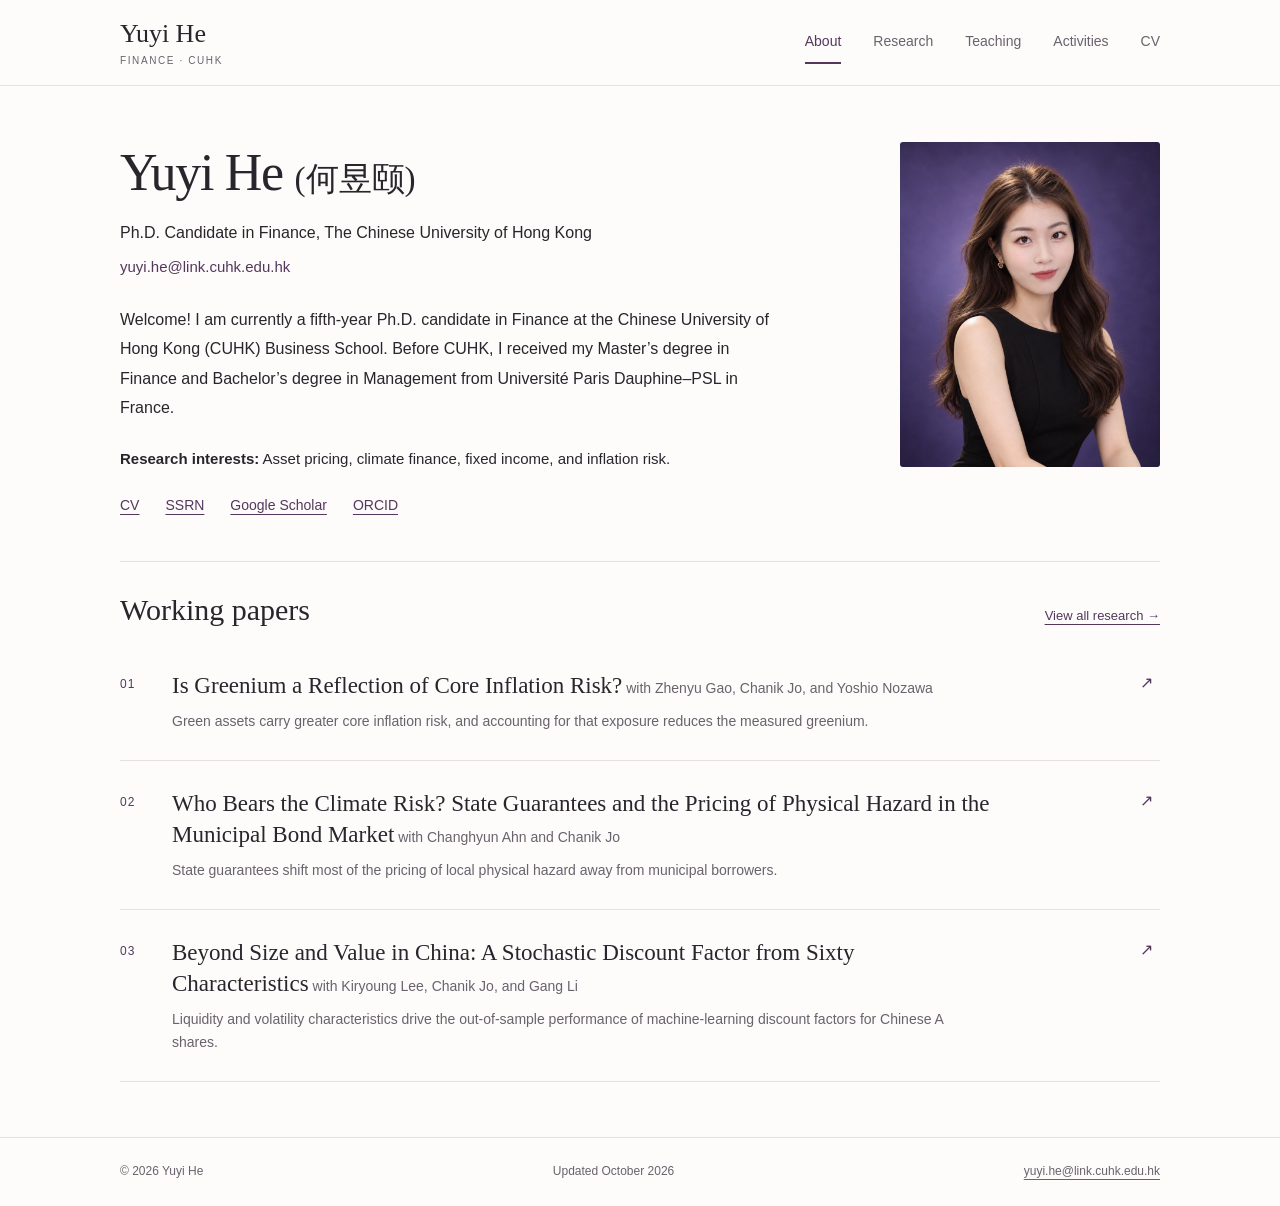
<file: index.html>
<!doctype html>
<html lang="en"><head><meta charset="utf-8"><meta name="viewport" content="width=device-width, initial-scale=1">
<title>Yuyi He (何昱颐) | Finance | CUHK</title><meta name="description" content="Yuyi He (何昱颐), Ph.D. candidate in Finance at CUHK Business School. Research in asset pricing, climate finance, fixed income, and inflation risk."><meta name="robots" content="index, follow">
<link rel="canonical" href="https://he-yuyi.github.io/"><meta property="og:type" content="website"><meta property="og:title" content="Yuyi He (何昱颐) | Finance | CUHK"><meta property="og:description" content="Yuyi He (何昱颐), Ph.D. candidate in Finance at CUHK Business School. Research in asset pricing, climate finance, fixed income, and inflation risk."><meta property="og:url" content="https://he-yuyi.github.io/"><meta property="og:image" content="https://he-yuyi.github.io/assets/portrait.jpg">
<meta name="theme-color" content="#493352"><link rel="icon" href="assets/favicon.svg" type="image/svg+xml"><link rel="stylesheet" href="assets/style.css"><script type="application/ld+json">{"@context": "https://schema.org", "@type": "Person", "name": "Yuyi He", "alternateName": "何昱颐", "url": "https://he-yuyi.github.io/", "jobTitle": "Ph.D. Candidate in Finance", "image": "https://he-yuyi.github.io/assets/portrait.jpg", "email": "yuyi.he@link.cuhk.edu.hk", "affiliation": {"@type": "CollegeOrUniversity", "name": "The Chinese University of Hong Kong"}, "sameAs": ["https://papers.ssrn.com/Sol3/Cf_Dev/AbsByAuth.cfm?per_id=6292540", "https://scholar.google.com/citations?user=6RpZBDgAAAAJ&hl=zh-CN", "https://orcid.org/0009-0005-7481-2452"]}</script></head>
<body><a class="skip" href="#main">Skip to content</a><header class="site-header"><div class="header-inner"><a class="wordmark" href="index.html">Yuyi He<span>Finance · CUHK</span></a><nav aria-label="Main navigation"><a href="index.html" class="nav-link active" aria-current="page">About</a><a href="research.html" class="nav-link">Research</a><a href="teaching.html" class="nav-link">Teaching</a><a href="activities.html" class="nav-link">Activities</a><a href="cv.html" class="nav-link">CV</a></nav></div></header><main id="main" class="page about"><section class="hero"><div class="intro"><h1>Yuyi He <span class="chinese-name" lang="zh-Hans">(何昱颐)</span></h1>
<p class="affiliation">Ph.D. Candidate in Finance, The Chinese University of Hong Kong</p><p class="identity-email"><a href="mailto:yuyi.he@link.cuhk.edu.hk" class="">yuyi.he@link.cuhk.edu.hk</a></p>
<p class="bio">Welcome! I am currently a fifth-year Ph.D. candidate in Finance at the Chinese University of Hong Kong (CUHK) Business School. Before CUHK, I received my Master’s degree in Finance and Bachelor’s degree in Management from Université Paris Dauphine–PSL in France.</p><p class="intro-interests"><span>Research interests:</span> Asset pricing, climate finance, fixed income, and inflation risk.</p>
<div class="profile-links" aria-label="Academic profiles"><a href="assets/Yuyi_He_CV.pdf" class="">CV</a><a href="https://papers.ssrn.com/Sol3/Cf_Dev/AbsByAuth.cfm?per_id=6292540" class="">SSRN</a><a href="https://scholar.google.com/citations?user=6RpZBDgAAAAJ&amp;hl=zh-CN" class="">Google Scholar</a><a href="https://orcid.org/0009-0005-7481-2452" class="">ORCID</a></div></div><figure class="portrait"><img src="assets/portrait.jpg" alt="Portrait of Yuyi He" width="880" height="1100" fetchpriority="high"></figure></section><section class="home-research"><div class="section-heading"><h2>Working papers</h2><a href="research.html" class="">View all research →</a></div><a class="paper-preview" href="research.html#greenium"><span class="number">01</span><div><h3>Is Greenium a Reflection of Core Inflation Risk?<span class="preview-coauthors"> with Zhenyu Gao, Chanik Jo, and Yoshio Nozawa</span></h3><p>Green assets carry greater core inflation risk, and accounting for that exposure reduces the measured greenium.</p></div><span class="arrow" aria-hidden="true">↗</span></a><a class="paper-preview" href="research.html#disaster"><span class="number">02</span><div><h3>Who Bears the Climate Risk? State Guarantees and the Pricing of Physical Hazard in the Municipal Bond Market<span class="preview-coauthors"> with Changhyun Ahn and Chanik Jo</span></h3><p>State guarantees shift most of the pricing of local physical hazard away from municipal borrowers.</p></div><span class="arrow" aria-hidden="true">↗</span></a><a class="paper-preview" href="research.html#china"><span class="number">03</span><div><h3>Beyond Size and Value in China: A Stochastic Discount Factor from Sixty Characteristics<span class="preview-coauthors"> with Kiryoung Lee, Chanik Jo, and Gang Li</span></h3><p>Liquidity and volatility characteristics drive the out-of-sample performance of machine-learning discount factors for Chinese A shares.</p></div><span class="arrow" aria-hidden="true">↗</span></a></section></main><footer><div><span>© 2026 Yuyi He</span><span>Updated October 2026</span><a href="mailto:yuyi.he@link.cuhk.edu.hk" class="">yuyi.he@link.cuhk.edu.hk</a></div></footer></body></html>
</file>
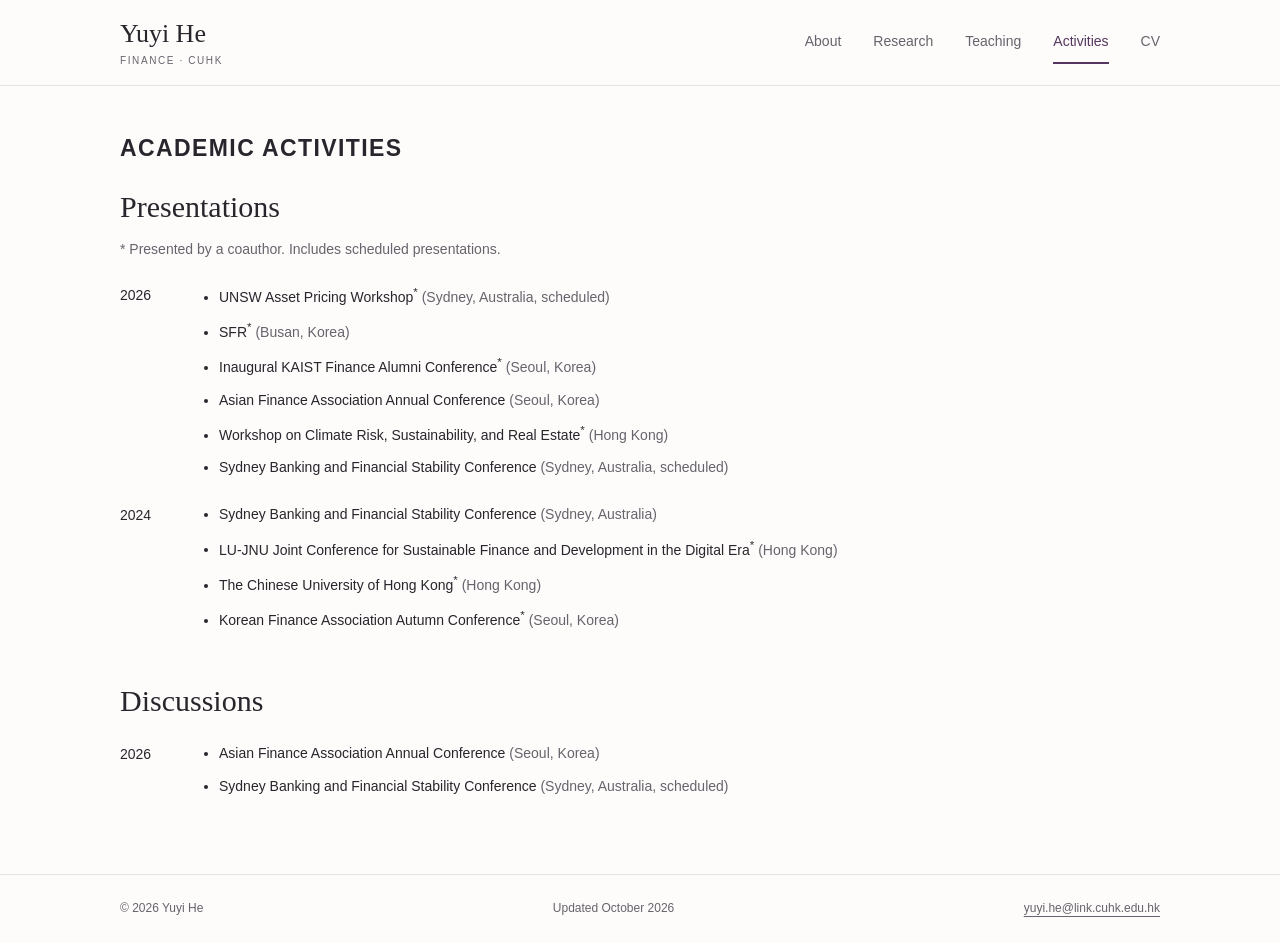
<file: activities.html>
<!doctype html>
<html lang="en"><head><meta charset="utf-8"><meta name="viewport" content="width=device-width, initial-scale=1">
<title>Academic activities | Yuyi He</title><meta name="description" content="Conference presentations and discussions by Yuyi He and coauthors, with scheduled events indicated."><meta name="robots" content="index, follow">
<link rel="canonical" href="https://he-yuyi.github.io/activities.html"><meta property="og:type" content="website"><meta property="og:title" content="Academic activities | Yuyi He"><meta property="og:description" content="Conference presentations and discussions by Yuyi He and coauthors, with scheduled events indicated."><meta property="og:url" content="https://he-yuyi.github.io/activities.html"><meta property="og:image" content="https://he-yuyi.github.io/assets/portrait.jpg">
<meta name="theme-color" content="#493352"><link rel="icon" href="assets/favicon.svg" type="image/svg+xml"><link rel="stylesheet" href="assets/style.css"><script type="application/ld+json">{"@context": "https://schema.org", "@type": "Person", "name": "Yuyi He", "alternateName": "何昱颐", "url": "https://he-yuyi.github.io/", "jobTitle": "Ph.D. Candidate in Finance", "image": "https://he-yuyi.github.io/assets/portrait.jpg", "email": "yuyi.he@link.cuhk.edu.hk", "affiliation": {"@type": "CollegeOrUniversity", "name": "The Chinese University of Hong Kong"}, "sameAs": ["https://papers.ssrn.com/Sol3/Cf_Dev/AbsByAuth.cfm?per_id=6292540", "https://scholar.google.com/citations?user=6RpZBDgAAAAJ&hl=zh-CN", "https://orcid.org/0009-0005-7481-2452"]}</script></head>
<body><a class="skip" href="#main">Skip to content</a><header class="site-header"><div class="header-inner"><a class="wordmark" href="index.html">Yuyi He<span>Finance · CUHK</span></a><nav aria-label="Main navigation"><a href="index.html" class="nav-link">About</a><a href="research.html" class="nav-link">Research</a><a href="teaching.html" class="nav-link">Teaching</a><a href="activities.html" class="nav-link active" aria-current="page">Activities</a><a href="cv.html" class="nav-link">CV</a></nav></div></header><main id="main" class="page activities"><div class="page-intro"><h1>Academic activities</h1></div><section class="activities"><h2>Presentations</h2><p class="small muted">* Presented by a coauthor. Includes scheduled presentations.</p><div class="year-group"><h3>2026</h3><ul class="event-list"><li>UNSW Asset Pricing Workshop<sup>*</sup> <span class="muted">(Sydney, Australia, scheduled)</span></li><li>SFR<sup>*</sup> <span class="muted">(Busan, Korea)</span></li><li>Inaugural KAIST Finance Alumni Conference<sup>*</sup> <span class="muted">(Seoul, Korea)</span></li><li>Asian Finance Association Annual Conference <span class="muted">(Seoul, Korea)</span></li><li>Workshop on Climate Risk, Sustainability, and Real Estate<sup>*</sup> <span class="muted">(Hong Kong)</span></li><li>Sydney Banking and Financial Stability Conference <span class="muted">(Sydney, Australia, scheduled)</span></li></ul></div><div class="year-group"><h3>2024</h3><ul class="event-list"><li>Sydney Banking and Financial Stability Conference <span class="muted">(Sydney, Australia)</span></li><li>LU-JNU Joint Conference for Sustainable Finance and Development in the Digital Era<sup>*</sup> <span class="muted">(Hong Kong)</span></li><li>The Chinese University of Hong Kong<sup>*</sup> <span class="muted">(Hong Kong)</span></li><li>Korean Finance Association Autumn Conference<sup>*</sup> <span class="muted">(Seoul, Korea)</span></li></ul></div></section><section class="activities"><h2>Discussions</h2><div class="year-group"><h3>2026</h3><ul class="event-list"><li>Asian Finance Association Annual Conference <span class="muted">(Seoul, Korea)</span></li><li>Sydney Banking and Financial Stability Conference <span class="muted">(Sydney, Australia, scheduled)</span></li></ul></div></section></main><footer><div><span>© 2026 Yuyi He</span><span>Updated October 2026</span><a href="mailto:yuyi.he@link.cuhk.edu.hk" class="">yuyi.he@link.cuhk.edu.hk</a></div></footer></body></html>
</file>
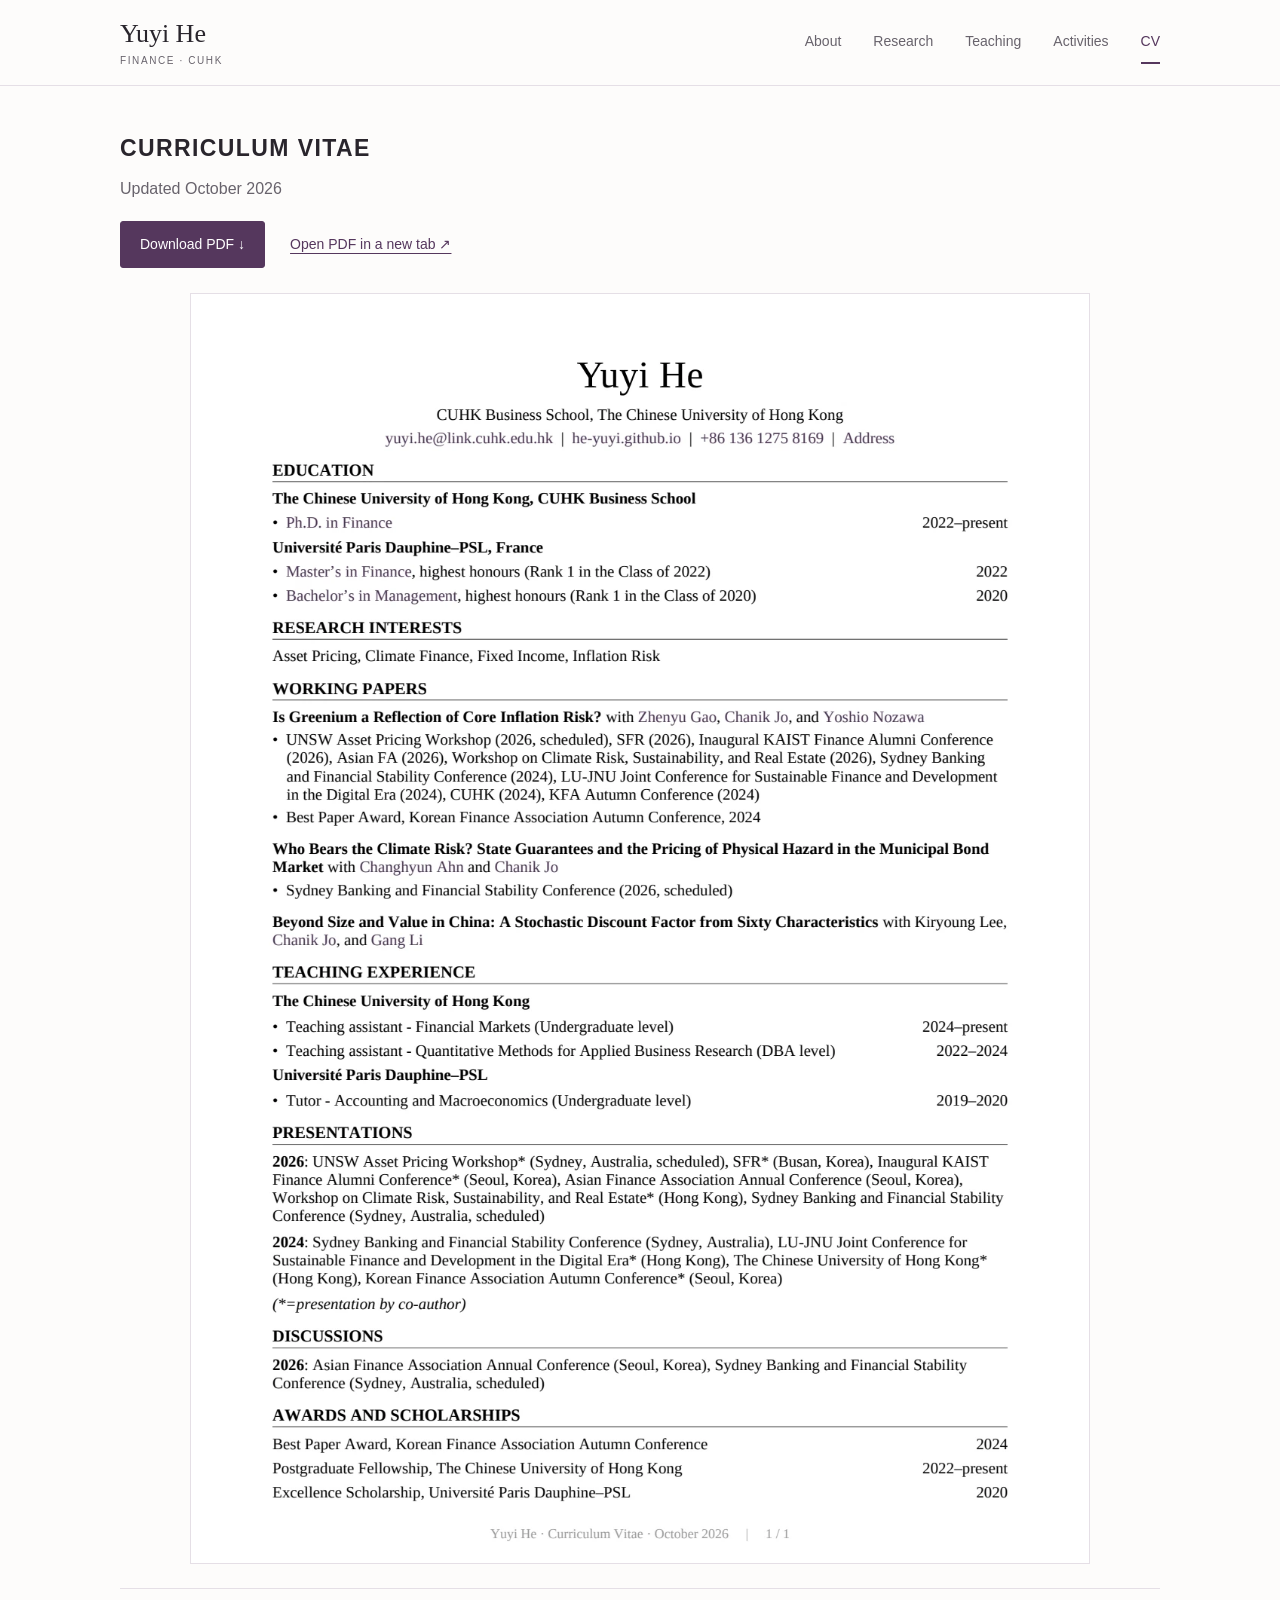
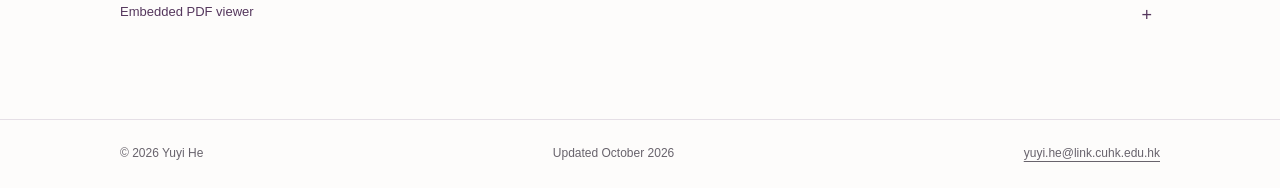
<file: cv.html>
<!doctype html>
<html lang="en"><head><meta charset="utf-8"><meta name="viewport" content="width=device-width, initial-scale=1">
<title>Curriculum vitae | Yuyi He</title><meta name="description" content="View and download Yuyi He’s academic curriculum vitae: education, research, teaching, presentations, and awards."><meta name="robots" content="index, follow">
<link rel="canonical" href="https://he-yuyi.github.io/cv.html"><meta property="og:type" content="website"><meta property="og:title" content="Curriculum vitae | Yuyi He"><meta property="og:description" content="View and download Yuyi He’s academic curriculum vitae: education, research, teaching, presentations, and awards."><meta property="og:url" content="https://he-yuyi.github.io/cv.html"><meta property="og:image" content="https://he-yuyi.github.io/assets/portrait.jpg">
<meta name="theme-color" content="#493352"><link rel="icon" href="assets/favicon.svg" type="image/svg+xml"><link rel="stylesheet" href="assets/style.css"><script type="application/ld+json">{"@context": "https://schema.org", "@type": "Person", "name": "Yuyi He", "alternateName": "何昱颐", "url": "https://he-yuyi.github.io/", "jobTitle": "Ph.D. Candidate in Finance", "image": "https://he-yuyi.github.io/assets/portrait.jpg", "email": "yuyi.he@link.cuhk.edu.hk", "affiliation": {"@type": "CollegeOrUniversity", "name": "The Chinese University of Hong Kong"}, "sameAs": ["https://papers.ssrn.com/Sol3/Cf_Dev/AbsByAuth.cfm?per_id=6292540", "https://scholar.google.com/citations?user=6RpZBDgAAAAJ&hl=zh-CN", "https://orcid.org/0009-0005-7481-2452"]}</script></head>
<body><a class="skip" href="#main">Skip to content</a><header class="site-header"><div class="header-inner"><a class="wordmark" href="index.html">Yuyi He<span>Finance · CUHK</span></a><nav aria-label="Main navigation"><a href="index.html" class="nav-link">About</a><a href="research.html" class="nav-link">Research</a><a href="teaching.html" class="nav-link">Teaching</a><a href="activities.html" class="nav-link">Activities</a><a href="cv.html" class="nav-link active" aria-current="page">CV</a></nav></div></header><main id="main" class="page cv"><div class="page-intro"><h1>Curriculum vitae</h1><p>Updated October 2026</p><div class="actions"><a class="button primary" href="assets/Yuyi_He_CV.pdf" download>Download PDF ↓</a><a class="text-link" href="assets/Yuyi_He_CV.pdf" target="_blank" rel="noopener">Open PDF in a new tab ↗</a></div></div><div class="cv-pages"><a href="assets/Yuyi_He_CV.pdf#page=1" aria-label="Open CV PDF at page 1"><img src="assets/cv-preview/page-1.webp" alt="Yuyi He curriculum vitae, page 1 of 1. Open the PDF for selectable text and hyperlinks." width="1191" height="1684" loading="lazy"></a></div><details class="native-pdf"><summary>Embedded PDF viewer</summary><object class="pdf-viewer" data="assets/Yuyi_He_CV.pdf#view=FitH" type="application/pdf" aria-label="Yuyi He academic curriculum vitae"><p>Your browser cannot display the PDF inline. <a href="assets/Yuyi_He_CV.pdf">Open or download the CV here.</a></p></object></details><p class="small muted mobile-pdf-note">On mobile, use “Open PDF in a new tab” for the full-size document.</p></main><footer><div><span>© 2026 Yuyi He</span><span>Updated October 2026</span><a href="mailto:yuyi.he@link.cuhk.edu.hk" class="">yuyi.he@link.cuhk.edu.hk</a></div></footer></body></html>
</file>
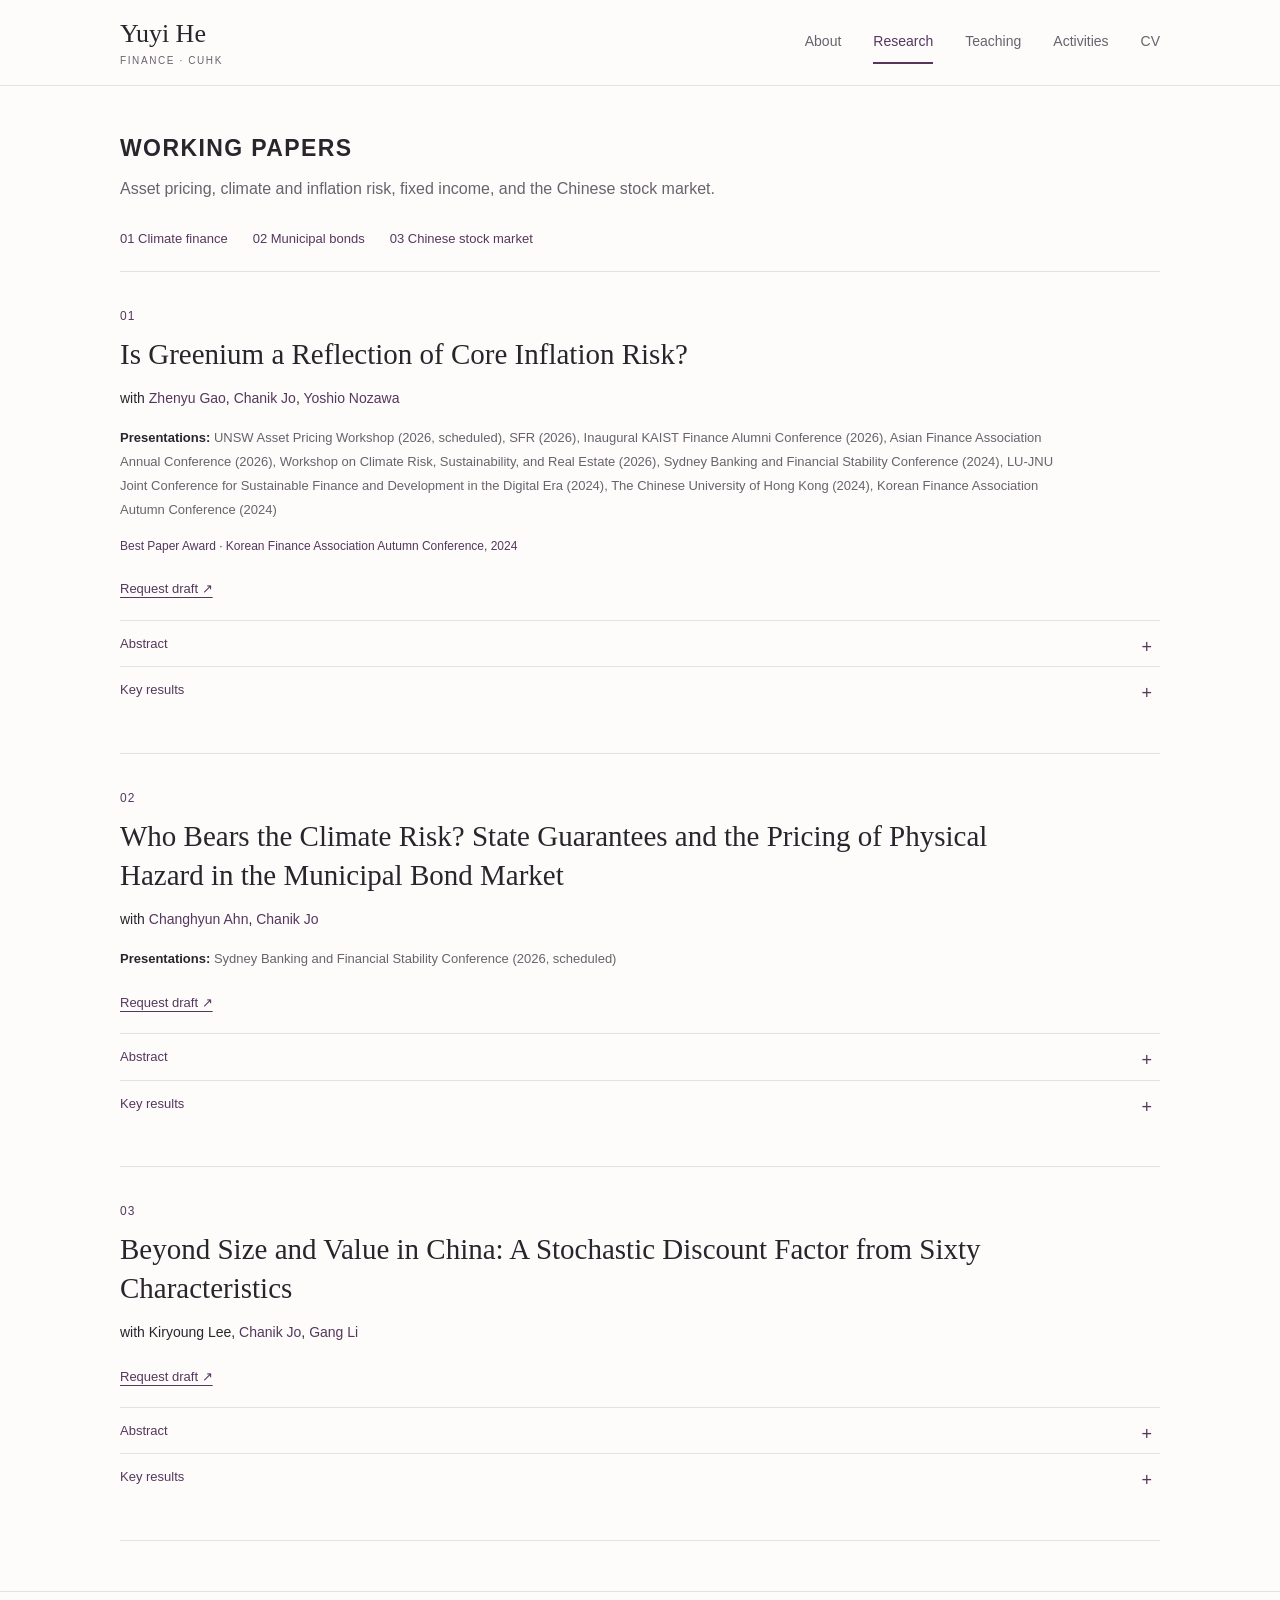
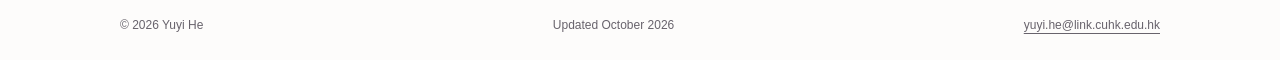
<file: research.html>
<!doctype html>
<html lang="en"><head><meta charset="utf-8"><meta name="viewport" content="width=device-width, initial-scale=1">
<title>Working papers | Yuyi He</title><meta name="description" content="Working papers by Yuyi He on asset pricing, climate and inflation risk, fixed income, and the Chinese stock market."><meta name="robots" content="index, follow">
<link rel="canonical" href="https://he-yuyi.github.io/research.html"><meta property="og:type" content="website"><meta property="og:title" content="Working papers | Yuyi He"><meta property="og:description" content="Working papers by Yuyi He on asset pricing, climate and inflation risk, fixed income, and the Chinese stock market."><meta property="og:url" content="https://he-yuyi.github.io/research.html"><meta property="og:image" content="https://he-yuyi.github.io/assets/portrait.jpg">
<meta name="theme-color" content="#493352"><link rel="icon" href="assets/favicon.svg" type="image/svg+xml"><link rel="stylesheet" href="assets/style.css"><script type="application/ld+json">{"@context": "https://schema.org", "@type": "Person", "name": "Yuyi He", "alternateName": "何昱颐", "url": "https://he-yuyi.github.io/", "jobTitle": "Ph.D. Candidate in Finance", "image": "https://he-yuyi.github.io/assets/portrait.jpg", "email": "yuyi.he@link.cuhk.edu.hk", "affiliation": {"@type": "CollegeOrUniversity", "name": "The Chinese University of Hong Kong"}, "sameAs": ["https://papers.ssrn.com/Sol3/Cf_Dev/AbsByAuth.cfm?per_id=6292540", "https://scholar.google.com/citations?user=6RpZBDgAAAAJ&hl=zh-CN", "https://orcid.org/0009-0005-7481-2452"]}</script></head>
<body><a class="skip" href="#main">Skip to content</a><header class="site-header"><div class="header-inner"><a class="wordmark" href="index.html">Yuyi He<span>Finance · CUHK</span></a><nav aria-label="Main navigation"><a href="index.html" class="nav-link">About</a><a href="research.html" class="nav-link active" aria-current="page">Research</a><a href="teaching.html" class="nav-link">Teaching</a><a href="activities.html" class="nav-link">Activities</a><a href="cv.html" class="nav-link">CV</a></nav></div></header><main id="main" class="page research"><div class="page-intro"><h1>Working papers</h1><p>Asset pricing, climate and inflation risk, fixed income, and the Chinese stock market.</p></div><div class="paper-index"><a href="#greenium" class="">01  Climate finance</a><a href="#disaster" class="">02  Municipal bonds</a><a href="#china" class="">03  Chinese stock market</a></div><article class="paper" id="greenium"><span class="number paper-number">01</span><h2>Is Greenium a Reflection of Core Inflation Risk?</h2><p class="coauthors">with <a href="https://sites.google.com/site/gao515515/" class="">Zhenyu Gao</a>, <a href="https://chanikjo.github.io/" class="">Chanik Jo</a>, <a href="https://yoshionozawa.github.io/" class="">Yoshio Nozawa</a></p><p class="paper-presentations"><span>Presentations:</span> UNSW Asset Pricing Workshop (2026, scheduled), SFR (2026), Inaugural KAIST Finance Alumni Conference (2026), Asian Finance Association Annual Conference (2026), Workshop on Climate Risk, Sustainability, and Real Estate (2026), Sydney Banking and Financial Stability Conference (2024), LU-JNU Joint Conference for Sustainable Finance and Development in the Digital Era (2024), The Chinese University of Hong Kong (2024), Korean Finance Association Autumn Conference (2024)</p><p class="award">Best Paper Award · Korean Finance Association Autumn Conference, 2024</p><div class="paper-actions"><a href="mailto:yuyi.he@link.cuhk.edu.hk?subject=Draft%20request%3A%20Is%20Greenium%20a%20Reflection%20of%20Core%20Inflation%20Risk%3F" class="paper-action">Request draft ↗</a></div><details><summary>Abstract</summary><div class="detail-content"><p>The greenium, the outperformance of green over brown assets, is widely interpreted as evidence of investors’ green preference. We propose a fundamentally different explanation grounded in macroeconomic risk. In U.S. equity and corporate bond markets from 2009 to 2021, green assets carry substantially higher exposure to core inflation shocks, while brown assets act as hedges. Accounting for this exposure reduces the Scope 1 (Scope 2) equity greenium by 36% (23%) and renders it statistically insignificant. The bond greenium also shrinks. Three economic channels explain green firms’ greater core inflation risk: stickier output prices, higher markups, and longer cash flow duration. A calibrated two-firm general-equilibrium model that incorporates these channels and a time-varying green preference quantitatively reproduces both the greenium and its reduction after accounting for core inflation risk exposure.</p></div></details><details><summary>Key results</summary><div class="detail-content figure-content"><figure class="result-figure"><a href="assets/figures/greenium.png" aria-label="Open research figure at full size"><img src="assets/figures/greenium.png" alt="Figure 1: Risk-adjusted returns and core inflation exposure of carbon-intensity-sorted portfolios. Panel A shows equity portfolios; Panel B shows corporate bond portfolios." loading="lazy"></a></figure></div></details></article><article class="paper" id="disaster"><span class="number paper-number">02</span><h2>Who Bears the Climate Risk? State Guarantees and the Pricing of Physical Hazard in the Municipal Bond Market</h2><p class="coauthors">with <a href="https://www.ln.edu.hk/fin/people/faculty/prof-changhyun-ahn" class="">Changhyun Ahn</a>, <a href="https://chanikjo.github.io/" class="">Chanik Jo</a></p><p class="paper-presentations"><span>Presentations:</span> Sydney Banking and Financial Stability Conference (2026, scheduled)</p><div class="paper-actions"><a href="mailto:yuyi.he@link.cuhk.edu.hk?subject=Draft%20request%3A%20Who%20Bears%20the%20Climate%20Risk%3F%20State%20Guarantees%20and%20the%20Pricing%20of%20Physical%20Hazard%20in%20the%20Municipal%20Bond%20Market" class="paper-action">Request draft ↗</a></div><details><summary>Abstract</summary><div class="detail-content"><p>Twenty-two states guarantee school district bonds by statute, replacing district credit with state credit. We ask who pays for physical disaster risk. Across 716,211 uninsured general obligation maturities offered between 2009 and 2022, a standard deviation increase in county hazard raises an unguaranteed issuer&#x27;s offering yield by 4.58 basis points. By contrast, the same increase changes a guaranteed issuer&#x27;s yield by less than two basis points. Against unguaranteed school districts alone, the same increase still costs a guaranteed district about one basis point. A statute therefore shifts the bulk of the price of county hazard off the borrower.</p></div></details><details><summary>Key results</summary><div class="detail-content figure-content"><figure class="result-figure"><a href="assets/figures/disaster.png" aria-label="Open research figure at full size"><img src="assets/figures/disaster.png" alt="Offering yield against county hazard, guaranteed and unguaranteed." loading="lazy"></a></figure></div></details></article><article class="paper" id="china"><span class="number paper-number">03</span><h2>Beyond Size and Value in China: A Stochastic Discount Factor from Sixty Characteristics</h2><p class="coauthors">with Kiryoung Lee, <a href="https://chanikjo.github.io/" class="">Chanik Jo</a>, <a href="https://sites.google.com/view/ganglihk" class="">Gang Li</a></p><div class="paper-actions"><a href="mailto:yuyi.he@link.cuhk.edu.hk?subject=Draft%20request%3A%20Beyond%20Size%20and%20Value%20in%20China%3A%20A%20Stochastic%20Discount%20Factor%20from%20Sixty%20Characteristics" class="paper-action">Request draft ↗</a></div><details><summary>Abstract</summary><div class="detail-content"><p>We compare four factor models and 12 machine-learning models for Chinese A shares out of sample from January 2015 to June 2026. Every machine-learning discount factor built on 60 characteristics attains a Sharpe ratio between 1.42 and 3.00, and every factor model between 0.38 and 0.94. The characteristics a model uses therefore decide more than the estimator that combines them. Net of each stock&#x27;s transaction cost, a discount factor estimated by adversarial networks earns the highest Sharpe ratio, 1.49 against 1.25 for one estimated by shrinkage and 0.14 for the four-factor China model. Liquidity and volatility characteristics, not size and value, produce that performance, and the Sharpe ratio rises as the universe widens to smaller, less liquid stocks, consistent with mispricing that short-sale constraints and arbitrage costs keep in place. Factor models for A shares should therefore include the liquidity and volatility characteristics that the three- and four-factor models omit.</p></div></details><details><summary>Key results</summary><div class="detail-content figure-content"><figure class="result-figure"><a href="assets/figures/china.png" aria-label="Open research figure at full size"><img src="assets/figures/china.png" alt="Cumulative out-of-sample performance." loading="lazy"></a></figure></div></details></article></main><footer><div><span>© 2026 Yuyi He</span><span>Updated October 2026</span><a href="mailto:yuyi.he@link.cuhk.edu.hk" class="">yuyi.he@link.cuhk.edu.hk</a></div></footer></body></html>
</file>
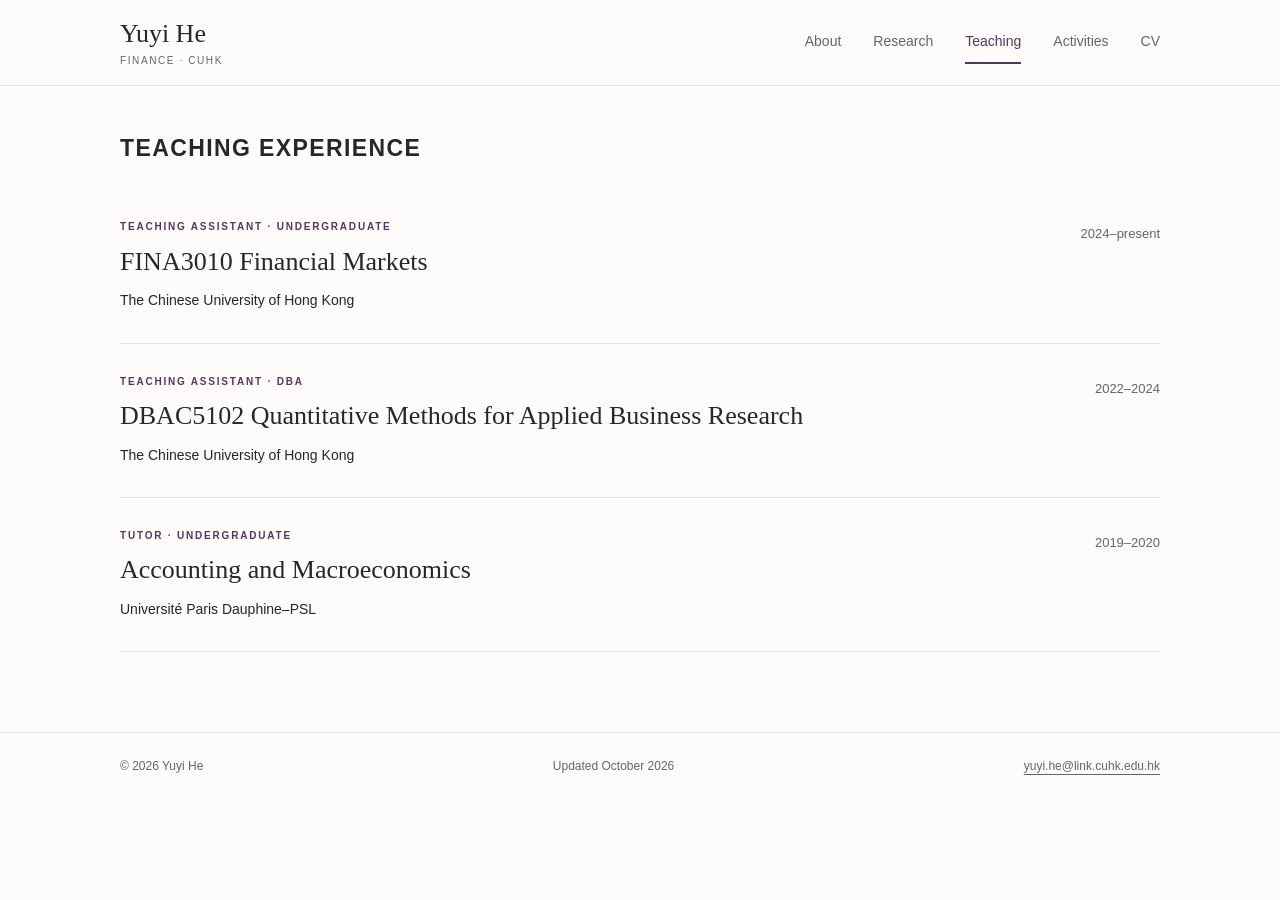
<file: teaching.html>
<!doctype html>
<html lang="en"><head><meta charset="utf-8"><meta name="viewport" content="width=device-width, initial-scale=1">
<title>Teaching experience | Yuyi He</title><meta name="description" content="Teaching and tutoring experience of Yuyi He at CUHK Business School and Université Paris Dauphine–PSL."><meta name="robots" content="index, follow">
<link rel="canonical" href="https://he-yuyi.github.io/teaching.html"><meta property="og:type" content="website"><meta property="og:title" content="Teaching experience | Yuyi He"><meta property="og:description" content="Teaching and tutoring experience of Yuyi He at CUHK Business School and Université Paris Dauphine–PSL."><meta property="og:url" content="https://he-yuyi.github.io/teaching.html"><meta property="og:image" content="https://he-yuyi.github.io/assets/portrait.jpg">
<meta name="theme-color" content="#493352"><link rel="icon" href="assets/favicon.svg" type="image/svg+xml"><link rel="stylesheet" href="assets/style.css"><script type="application/ld+json">{"@context": "https://schema.org", "@type": "Person", "name": "Yuyi He", "alternateName": "何昱颐", "url": "https://he-yuyi.github.io/", "jobTitle": "Ph.D. Candidate in Finance", "image": "https://he-yuyi.github.io/assets/portrait.jpg", "email": "yuyi.he@link.cuhk.edu.hk", "affiliation": {"@type": "CollegeOrUniversity", "name": "The Chinese University of Hong Kong"}, "sameAs": ["https://papers.ssrn.com/Sol3/Cf_Dev/AbsByAuth.cfm?per_id=6292540", "https://scholar.google.com/citations?user=6RpZBDgAAAAJ&hl=zh-CN", "https://orcid.org/0009-0005-7481-2452"]}</script></head>
<body><a class="skip" href="#main">Skip to content</a><header class="site-header"><div class="header-inner"><a class="wordmark" href="index.html">Yuyi He<span>Finance · CUHK</span></a><nav aria-label="Main navigation"><a href="index.html" class="nav-link">About</a><a href="research.html" class="nav-link">Research</a><a href="teaching.html" class="nav-link active" aria-current="page">Teaching</a><a href="activities.html" class="nav-link">Activities</a><a href="cv.html" class="nav-link">CV</a></nav></div></header><main id="main" class="page teaching"><div class="page-intro"><h1>Teaching experience</h1></div><section aria-label="Courses and tutoring"><div class="record teaching-record"><div><p class="eyebrow">Teaching Assistant · Undergraduate</p><h2>FINA3010 Financial Markets</h2><p>The Chinese University of Hong Kong</p></div><span class="date">2024–present</span></div><div class="record teaching-record"><div><p class="eyebrow">Teaching Assistant · DBA</p><h2>DBAC5102 Quantitative Methods for Applied Business Research</h2><p>The Chinese University of Hong Kong</p></div><span class="date">2022–2024</span></div><div class="record teaching-record"><div><p class="eyebrow">Tutor · Undergraduate</p><h2>Accounting and Macroeconomics</h2><p>Université Paris Dauphine–PSL</p></div><span class="date">2019–2020</span></div></section></main><footer><div><span>© 2026 Yuyi He</span><span>Updated October 2026</span><a href="mailto:yuyi.he@link.cuhk.edu.hk" class="">yuyi.he@link.cuhk.edu.hk</a></div></footer></body></html>
</file>
<file: assets/style.css>
:root{--ink:#29252c;--plum:#55375d;--muted:#68636c;--line:#e5dfe6;--paper:#fdfcfb;--soft:#f4f0f5;--serif:Georgia,'Times New Roman',serif;--sans:-apple-system,BlinkMacSystemFont,'Segoe UI',Arial,sans-serif}*{box-sizing:border-box}html{scroll-behavior:smooth;scroll-padding-top:110px}body{margin:0;background:var(--paper);color:var(--ink);font:16px/1.65 var(--sans);-webkit-font-smoothing:antialiased}a{color:var(--plum);text-underline-offset:4px}a:hover{color:#291c30}a:focus-visible,summary:focus-visible{outline:3px solid #a27baf;outline-offset:5px}h1,h2,h3,p,figure{margin:0}h1,h2,h3{font-family:var(--serif);font-weight:400;line-height:1.22}h1{font-size:56px;letter-spacing:-1.8px}h2{font-size:30px}h3{font-size:22px}p+p{margin-top:12px}.muted{color:var(--muted)}.small{font-size:14px}.skip{position:absolute;left:20px;top:-80px;padding:12px;background:white;z-index:5}.skip:focus{top:10px}.site-header{border-bottom:1px solid var(--line);background:rgba(253,252,251,.97);position:sticky;top:0;z-index:3}.header-inner{max-width:1120px;margin:auto;display:flex;justify-content:space-between;align-items:center;padding:19px 40px}.wordmark{font:26px var(--serif);color:var(--ink);text-decoration:none}.wordmark span{display:block;font:10px var(--sans);letter-spacing:1.6px;text-transform:uppercase;color:var(--muted);margin-top:6px}nav{display:flex;gap:32px}.nav-link{text-decoration:none;font-size:14px;padding:9px 0;border-bottom:2px solid transparent;color:var(--muted)}.nav-link.active{color:var(--plum);border-color:var(--plum)}.page{max-width:1120px;margin:auto;padding:0 40px}.hero{display:grid;grid-template-columns:minmax(0,1fr) 280px;gap:85px;padding:70px 0 52px;align-items:center}.eyebrow{text-transform:uppercase;font-size:11px;letter-spacing:1.8px;font-weight:600;color:var(--plum);margin-bottom:16px}.hero h1{font-size:72px;margin-bottom:22px}.name-rule{display:block;width:45px;height:2px;background:var(--plum);margin-top:24px}.affiliation{color:var(--muted);font-size:15px;line-height:1.65}.bio{margin-top:24px;max-width:590px;font-size:16px;line-height:1.8}.actions{display:flex;align-items:center;flex-wrap:wrap;gap:25px;margin-top:28px}.button{display:inline-block;text-decoration:none;padding:11px 19px;border:1px solid var(--plum);font-size:14px;border-radius:3px}.button.primary{background:var(--plum);color:white}.button:hover{background:#36243d;color:white}.text-link{font-size:14px}.portrait img{width:100%;height:auto;display:block;border-radius:3px}.portrait figcaption{color:var(--muted);font-size:11px;text-transform:uppercase;letter-spacing:1.5px;text-align:right;margin-top:10px}.interests{border-top:1px solid var(--line);border-bottom:1px solid var(--line);padding:26px 0;display:grid;grid-template-columns:180px 1fr;align-items:baseline;gap:26px}.interests h2{font:12px var(--sans);text-transform:uppercase;letter-spacing:1.3px;color:var(--muted)}.interests p{font-size:14px;line-height:1.9}.interests span{color:#baaabd;margin:0 8px}.home-research,.education{padding-top:52px}.section-heading{display:flex;align-items:baseline;justify-content:space-between;margin-bottom:14px}.section-heading>a{font-size:13px}.paper-preview{display:grid;grid-template-columns:38px minmax(0,1fr) 20px;gap:14px;padding:27px 0;text-decoration:none;border-bottom:1px solid var(--line);color:var(--ink)}.paper-preview h3{font-size:23px;line-height:1.35;max-width:820px}.paper-preview p{font:14px/1.65 var(--sans);color:var(--muted);margin-top:9px;max-width:800px}.number{font:12px var(--sans);color:var(--plum);letter-spacing:1px;padding-top:7px}.arrow{color:var(--plum)}.record{display:flex;justify-content:space-between;gap:30px;padding:25px 0;border-bottom:1px solid var(--line)}.record h3{font-size:22px;margin-bottom:7px}.record p{font-size:14px}.record p+p{margin-top:5px}.record p a{color:var(--ink);text-decoration:none}.record p a:hover{text-decoration:underline}.date{white-space:nowrap;font-size:13px;color:var(--muted);padding-top:4px}.contact{margin:55px 0 65px;padding:30px 0;border-top:1px solid var(--line);display:flex;justify-content:space-between;gap:30px}.contact .eyebrow{margin-bottom:10px}.contact h2{margin-bottom:14px}.contact>p{font-size:14px;color:var(--muted);line-height:1.8}.contact-email{font-size:17px}footer{border-top:1px solid var(--line);margin-top:25px;color:var(--muted);font-size:12px}footer>div{max-width:1120px;padding:24px 40px;margin:auto;display:flex;justify-content:space-between;gap:20px}footer a{color:var(--muted)}.page-intro{padding:60px 0 34px}.page-intro h1{margin-bottom:17px}.page-intro>p:not(.eyebrow){color:var(--muted)}.paper-index{display:flex;flex-wrap:wrap;gap:25px;padding:15px 0 22px;border-bottom:1px solid var(--line)}.paper-index a{font-size:13px;text-decoration:none}.paper{padding:37px 0 40px;border-bottom:1px solid var(--line);scroll-margin-top:105px}.paper:last-child{margin-bottom:50px}.paper-label{display:flex;align-items:center;gap:18px;font-size:11px;color:var(--muted);text-transform:uppercase;letter-spacing:1px;margin-bottom:13px}.paper-label .number{padding:0}.paper h2{font-size:29px;line-height:1.35;max-width:920px;margin-bottom:13px}.coauthors{font-size:14px}.coauthors a{text-decoration:none}.coauthors a:hover{text-decoration:underline}.topics{font-size:12px;color:var(--muted);margin-top:10px}.paper-summary{font-size:16px;max-width:850px;margin-top:19px;line-height:1.8}.award{font-size:12px;color:var(--plum);margin-top:15px}.paper-actions{margin:18px 0}.paper-action{font-size:13px}details{border-top:1px solid var(--line);max-width:100%;}summary{font-size:13px;font-weight:500;cursor:pointer;padding:12px 0;list-style:none;color:var(--plum)}summary::-webkit-details-marker{display:none}summary:after{content:'+';float:right;font-size:18px;font-weight:400;padding-right:8px}details[open]>summary:after{content:'−'}.detail-content{padding:4px 0 23px;max-width:940px;font-size:15px;line-height:1.85}.detail-content ul{padding-left:20px;margin-top:0}.detail-content li+li{margin-top:10px}.result-figure{margin-top:26px}.result-figure img{width:100%;height:auto;background:white}.result-figure figcaption{font-size:12px;color:var(--muted);line-height:1.7;margin-top:12px}.teaching-record{padding:30px 0}.teaching-record h2{font-size:26px;margin-bottom:12px;max-width:800px}.teaching-record .eyebrow{font-size:10px;margin-bottom:10px}.activities{padding:45px 0 5px}.activities>p{margin-top:12px}.year-group{display:grid;grid-template-columns:65px 1fr;gap:16px;padding-top:20px}.year-group h3{font:14px var(--sans);padding-top:6px}.event-list{margin:0;padding:0 0 0 18px;font-size:14px;line-height:1.9}.event-list li+li{margin-top:6px}.teaching{padding-bottom:55px}.pdf-viewer{display:block;width:100%;height:1100px;border:1px solid var(--line);background:#eee; margin-bottom:20px}.cv{padding-bottom:35px}.mobile-pdf-note{display:none}@media(max-width:800px){.header-inner,.page{padding-left:25px;padding-right:25px}.hero{gap:35px;grid-template-columns:minmax(0,1fr) 220px}.hero h1{font-size:60px}.interests{grid-template-columns:1fr;gap:10px}.paper h2{font-size:26px}}@media(max-width:600px){.header-inner{padding:16px 20px;align-items:center;gap:18px}.wordmark{font-size:23px}.wordmark span{font-size:8px;letter-spacing:1px}nav{gap:15px}.nav-link{font-size:12px}.page{padding:0 21px}.hero{display:flex;flex-direction:column-reverse;align-items:flex-start;padding:32px 0 34px;gap:25px}.portrait{width:150px}.portrait figcaption{display:none}.hero h1{font-size:54px;margin-bottom:18px}.hero .eyebrow{font-size:10px;margin-bottom:13px}.name-rule{margin-top:16px}.bio{font-size:15px;margin-top:20px}.affiliation{font-size:14px}.actions{gap:18px}.interests{padding:21px 0}.home-research,.education{padding-top:34px}.section-heading{gap:18px}.section-heading h2,h2{font-size:26px}.section-heading>a{font-size:12px}.paper-preview{grid-template-columns:24px 1fr 12px;gap:9px}.paper-preview h3{font-size:21px}.paper-preview p{font-size:13px}.record{flex-direction:column;gap:8px;padding:23px 0}.date{order:-1;font-size:12px}.record h3{font-size:21px}.contact{flex-direction:column;gap:25px;margin:38px 0 32px}.contact-email{font-size:16px}footer>div{padding:22px;flex-wrap:wrap;gap:8px 20px}footer a{width:100%}.page-intro{padding-top:34px}h1{font-size:43px}.paper-index{gap:12px 20px}.paper-index a{font-size:12px}.paper{padding:29px 0}.paper h2{font-size:25px}.detail-content{font-size:14px}.year-group{grid-template-columns:45px 1fr;gap:10px}.event-list{font-size:13px}.pdf-viewer{height:650px}.mobile-pdf-note{display:block}.cv{padding-bottom:30px}}@media(prefers-reduced-motion:reduce){html{scroll-behavior:auto}}@media print{.site-header,footer,.paper-index,.paper-actions,.actions{display:none}.page{max-width:none;padding:0}.paper{break-inside:avoid}body{background:white}.hero{padding-top:0}a{color:inherit}.pdf-viewer{height:1000px}}
/* Five clear navigation destinations remain readable on small screens. */
.activities.page{padding-bottom:45px}.activities.page>.activities:first-of-type{padding-top:0}
@media(max-width:600px){.header-inner{flex-wrap:wrap;gap:8px;padding-bottom:9px}nav{width:100%;justify-content:space-between;gap:8px}.nav-link{font-size:13px;padding:7px 0}.hero{padding-top:28px}}
.cv-pages{max-width:900px;margin:0 auto 24px;display:grid;gap:22px}.cv-pages a{display:block;border:1px solid var(--line);background:white}.cv-pages img{display:block;width:100%;height:auto}.native-pdf{margin-bottom:24px}
.page.activities{padding:0 40px 45px}@media(max-width:800px){.page.activities{padding-left:25px;padding-right:25px}}@media(max-width:600px){.page.activities{padding-left:21px;padding-right:21px}}

/* A concise identity block and one heading per page. */
.hero{grid-template-columns:minmax(0,1fr) 260px;gap:64px;align-items:start;padding:56px 0 44px}
.hero h1{font-size:52px;line-height:1.2;letter-spacing:-1.3px;margin-bottom:16px}
.chinese-name{font-size:.64em;white-space:nowrap;letter-spacing:0;font-family:Georgia,'Songti SC','Noto Serif CJK SC',serif}
.hero .affiliation{font-size:16px;line-height:1.65;color:var(--ink);max-width:600px}
.identity-email{margin-top:8px;font-size:15px}.identity-email a{text-decoration:none}
.hero .bio{margin-top:25px;max-width:650px;font-size:16px;line-height:1.85}
.intro-interests{margin-top:22px;font-size:15px;line-height:1.8}.intro-interests span{font-weight:600}
.profile-links{display:flex;flex-wrap:wrap;gap:12px 26px;margin-top:22px;font-size:14px}
.home-research{padding-top:30px;border-top:1px solid var(--line);margin-bottom:55px}
.page-intro{padding:46px 0 25px}.page-intro h1{font:600 23px/1.4 var(--sans);text-transform:uppercase;letter-spacing:1.4px;margin-bottom:0}
.page-intro>p{margin-top:12px}.page-intro .actions{margin-top:18px}
.paper-index{padding-top:0}.paper-number{display:block;padding-top:0;margin-bottom:12px}
.paper-presentations{font-size:13px;line-height:1.85;color:var(--muted);max-width:960px;margin-top:16px}
.paper-presentations span{font-weight:600;color:var(--ink)}
.figure-content .result-figure{margin-top:8px}.figure-content{padding-bottom:22px}
@media(max-width:800px){.hero{grid-template-columns:minmax(0,1fr) 210px;gap:32px}.hero h1{font-size:44px}}
@media(max-width:600px){.hero{padding:28px 0 34px;gap:23px}.hero h1{font-size:42px;letter-spacing:-1px}.hero .affiliation{font-size:15px}.hero .bio{font-size:15px;margin-top:22px}.identity-email{font-size:14px}.intro-interests{font-size:14px}.profile-links{gap:12px 22px}.page-intro{padding:32px 0 22px}.page-intro h1{font-size:21px}.paper-presentations{font-size:12px}.home-research{padding-top:27px;margin-bottom:35px}}
.paper-preview .preview-coauthors{font:14px/1.65 var(--sans);color:var(--muted);letter-spacing:0}
</file>
